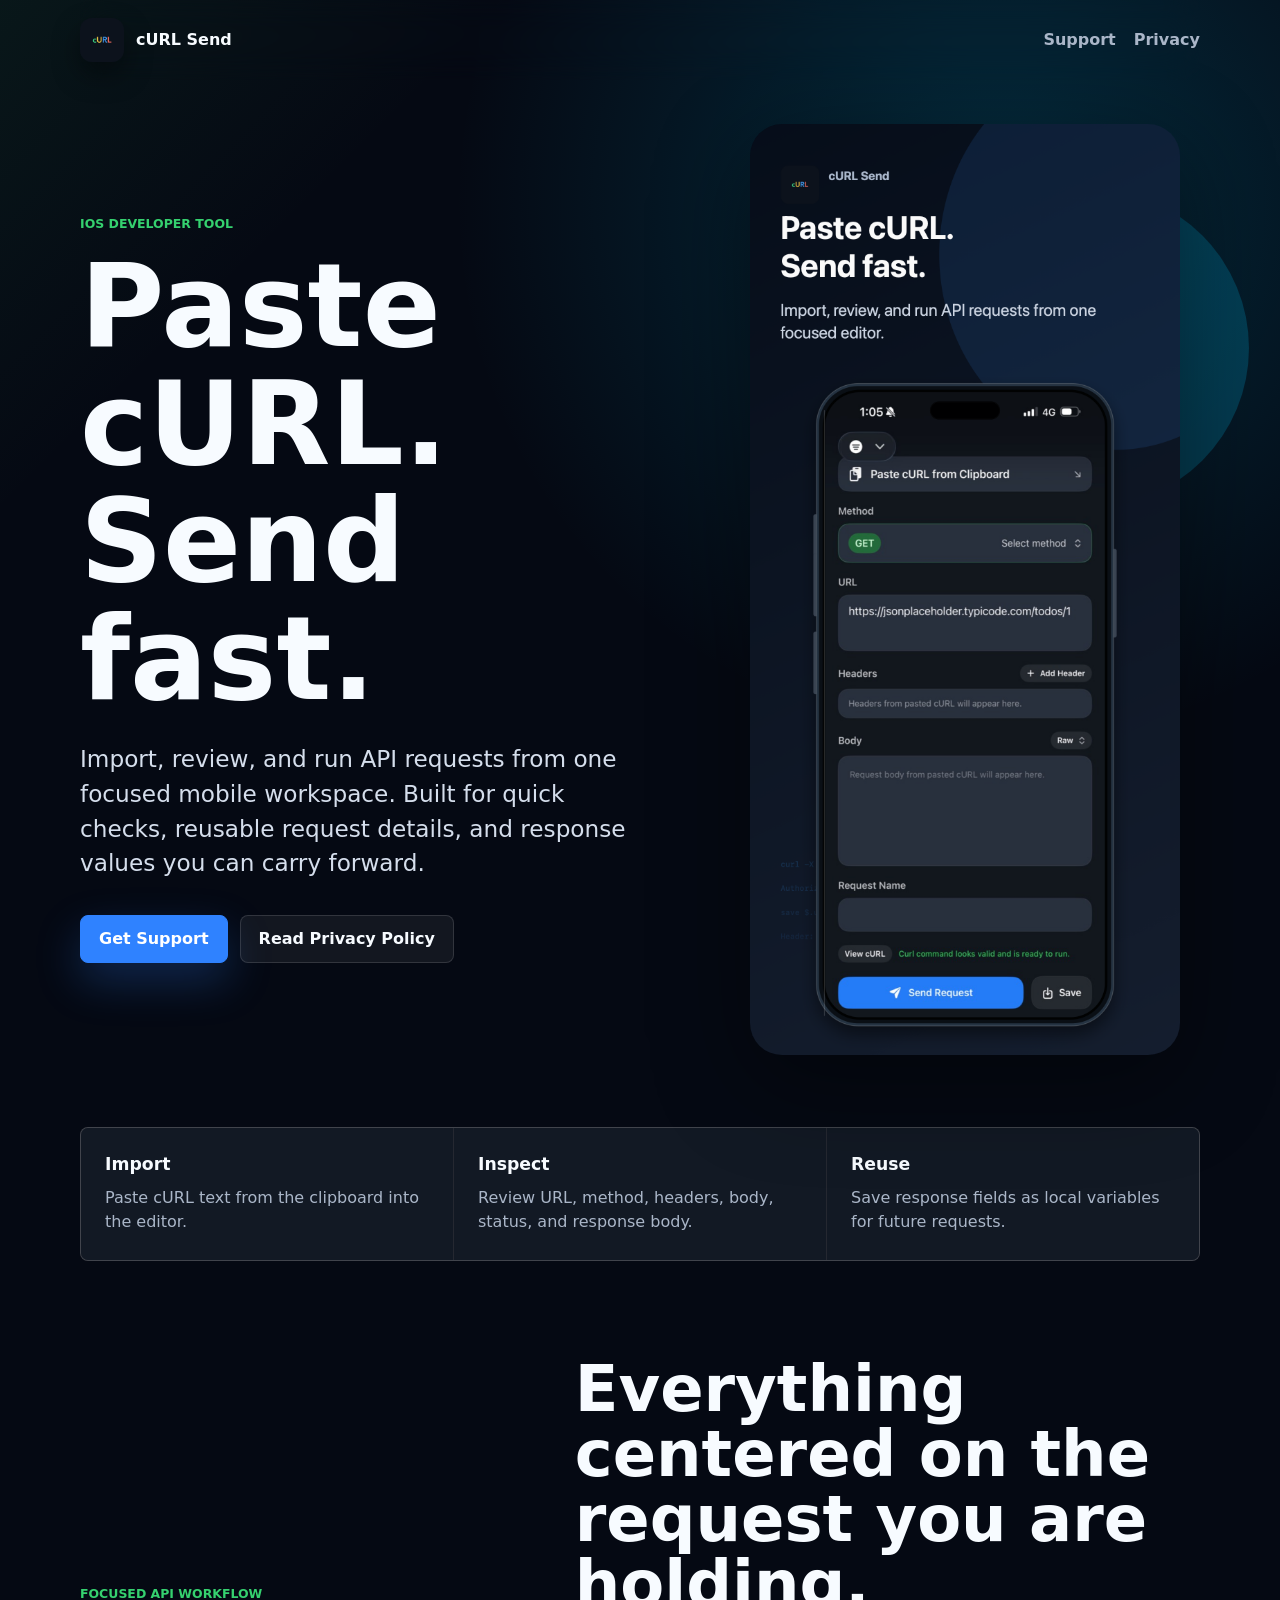
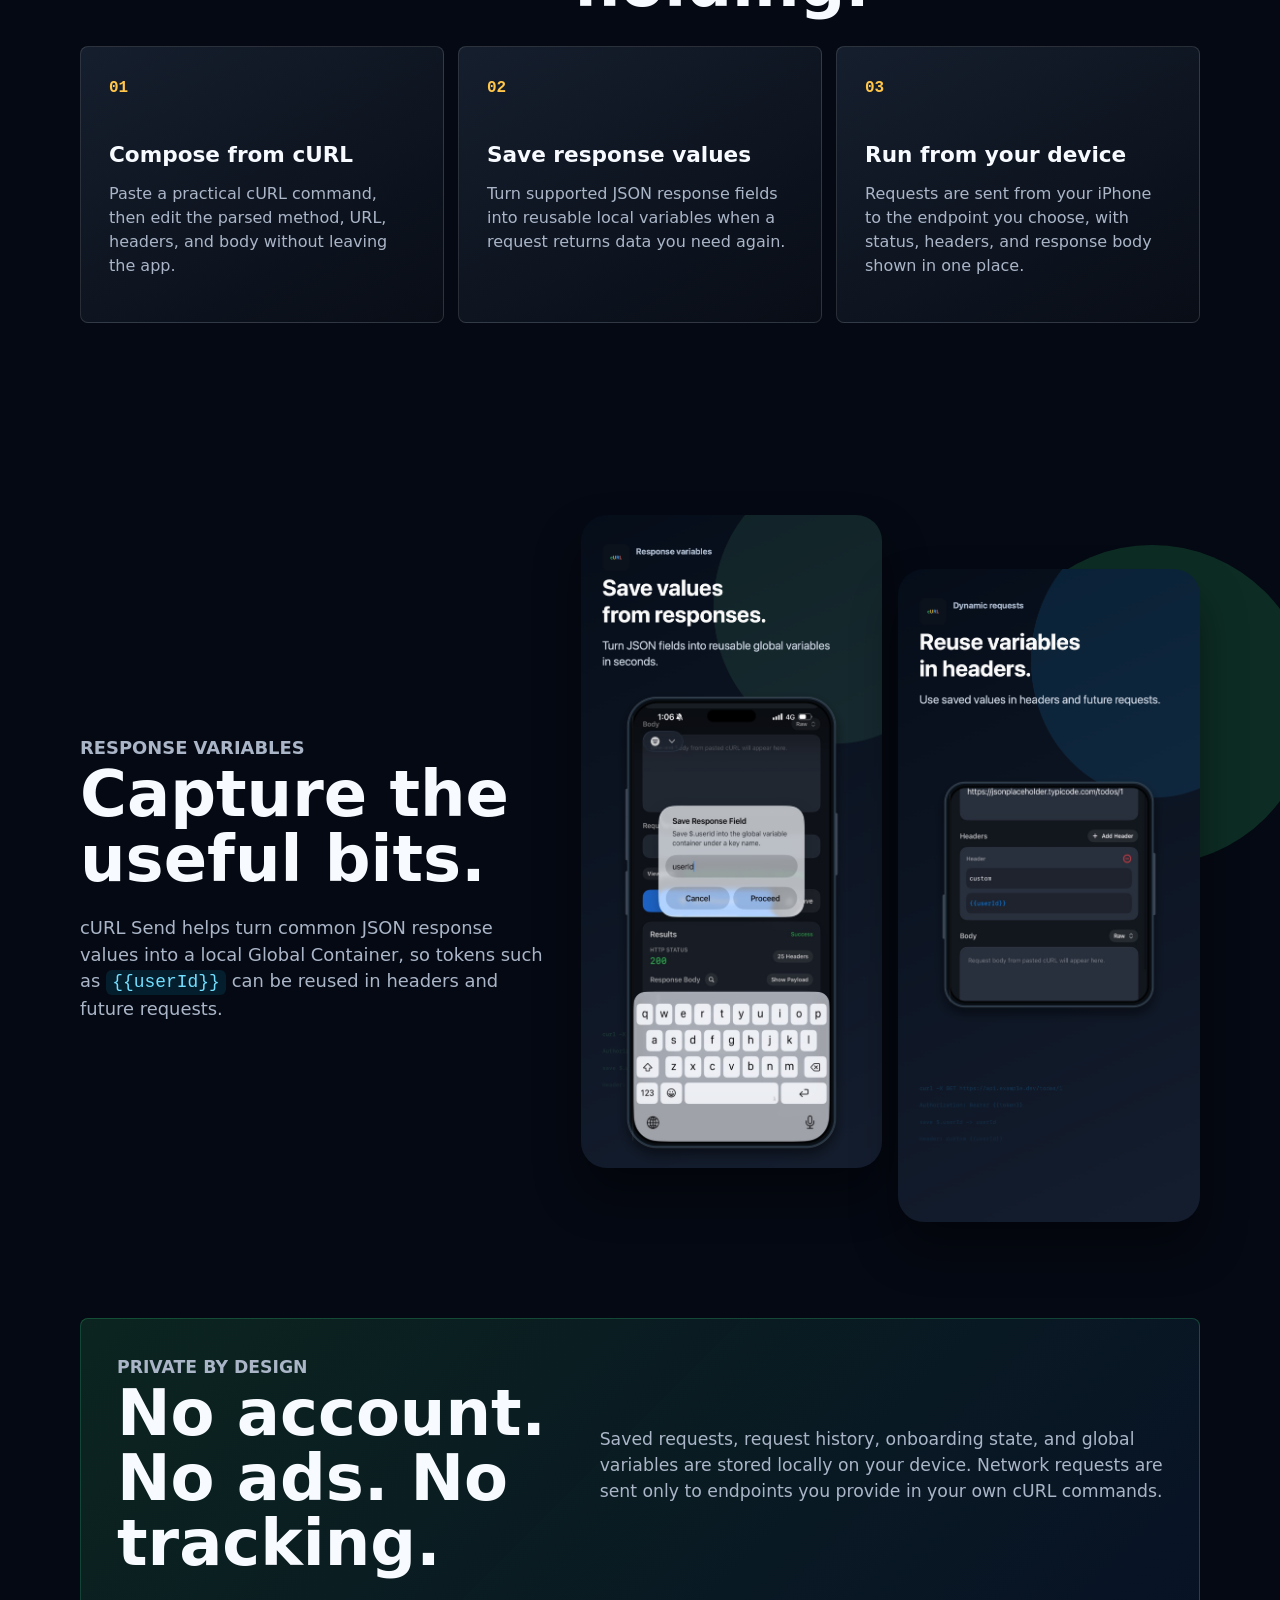
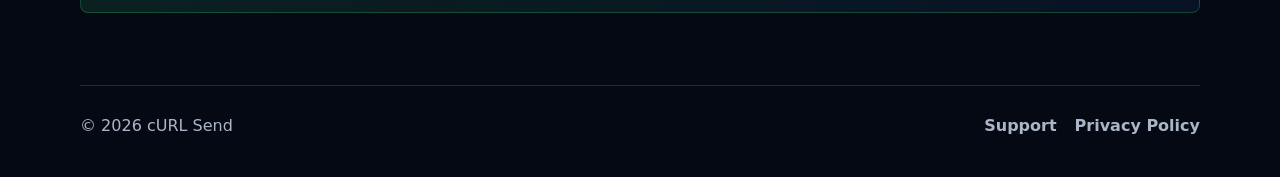
<file: index.html>
<!doctype html>
<html lang="en">
  <head>
    <meta charset="utf-8">
    <meta name="viewport" content="width=device-width, initial-scale=1">
    <meta name="description" content="cURL Send is an iOS API workspace for importing cURL commands, sending requests, inspecting responses, and reusing response values.">
    <title>cURL Send | Mobile API requests from cURL</title>
    <link rel="icon" href="assets/app-icon.png">
    <link rel="apple-touch-icon" href="assets/app-icon.png">
    <link rel="stylesheet" href="styles.css">
  </head>
  <body>
    <header class="site-header">
      <a class="brand" href="index.html" aria-label="cURL Send home">
        <img src="assets/app-icon.png" alt="" width="44" height="44">
        <span>cURL Send</span>
      </a>
      <nav class="nav-links" aria-label="Primary navigation">
        <a href="support.html">Support</a>
        <a href="privacy.html">Privacy</a>
      </nav>
    </header>

    <main>
      <section class="hero-section">
        <div class="hero-copy">
          <p class="eyebrow">iOS Developer Tool</p>
          <h1>Paste cURL. Send fast.</h1>
          <p class="hero-lede">Import, review, and run API requests from one focused mobile workspace. Built for quick checks, reusable request details, and response values you can carry forward.</p>
          <div class="hero-actions">
            <a class="button primary" href="support.html">Get Support</a>
            <a class="button secondary" href="privacy.html">Read Privacy Policy</a>
          </div>
        </div>
        <div class="hero-media" aria-label="cURL Send app screenshot">
          <img src="assets/paste-curl-send-fast.png" alt="cURL Send request editor showing a pasted request ready to send.">
        </div>
      </section>

      <section class="proof-strip" aria-label="Core capabilities">
        <div>
          <strong>Import</strong>
          <span>Paste cURL text from the clipboard into the editor.</span>
        </div>
        <div>
          <strong>Inspect</strong>
          <span>Review URL, method, headers, body, status, and response body.</span>
        </div>
        <div>
          <strong>Reuse</strong>
          <span>Save response fields as local variables for future requests.</span>
        </div>
      </section>

      <section class="feature-section">
        <div class="section-heading">
          <p class="eyebrow">Focused API Workflow</p>
          <h2>Everything centered on the request you are holding.</h2>
        </div>
        <div class="feature-grid">
          <article class="feature-card">
            <span class="feature-token">01</span>
            <h3>Compose from cURL</h3>
            <p>Paste a practical cURL command, then edit the parsed method, URL, headers, and body without leaving the app.</p>
          </article>
          <article class="feature-card">
            <span class="feature-token">02</span>
            <h3>Save response values</h3>
            <p>Turn supported JSON response fields into reusable local variables when a request returns data you need again.</p>
          </article>
          <article class="feature-card">
            <span class="feature-token">03</span>
            <h3>Run from your device</h3>
            <p>Requests are sent from your iPhone to the endpoint you choose, with status, headers, and response body shown in one place.</p>
          </article>
        </div>
      </section>

      <section class="showcase-section">
        <div class="showcase-copy">
          <p class="eyebrow">Response Variables</p>
          <h2>Capture the useful bits.</h2>
          <p>cURL Send helps turn common JSON response values into a local Global Container, so tokens such as <code>{{userId}}</code> can be reused in headers and future requests.</p>
        </div>
        <div class="screenshot-row">
          <img src="assets/save-response-fields.png" alt="cURL Send save response field dialog.">
          <img src="assets/reuse-variables.png" alt="cURL Send header editor using a saved userId variable.">
        </div>
      </section>

      <section class="privacy-band">
        <div>
          <p class="eyebrow">Private by Design</p>
          <h2>No account. No ads. No tracking.</h2>
        </div>
        <p>Saved requests, request history, onboarding state, and global variables are stored locally on your device. Network requests are sent only to endpoints you provide in your own cURL commands.</p>
      </section>
    </main>

    <footer class="site-footer">
      <span>&copy; 2026 cURL Send</span>
      <nav aria-label="Footer navigation">
        <a href="support.html">Support</a>
        <a href="privacy.html">Privacy Policy</a>
      </nav>
    </footer>
  </body>
</html>
</file>
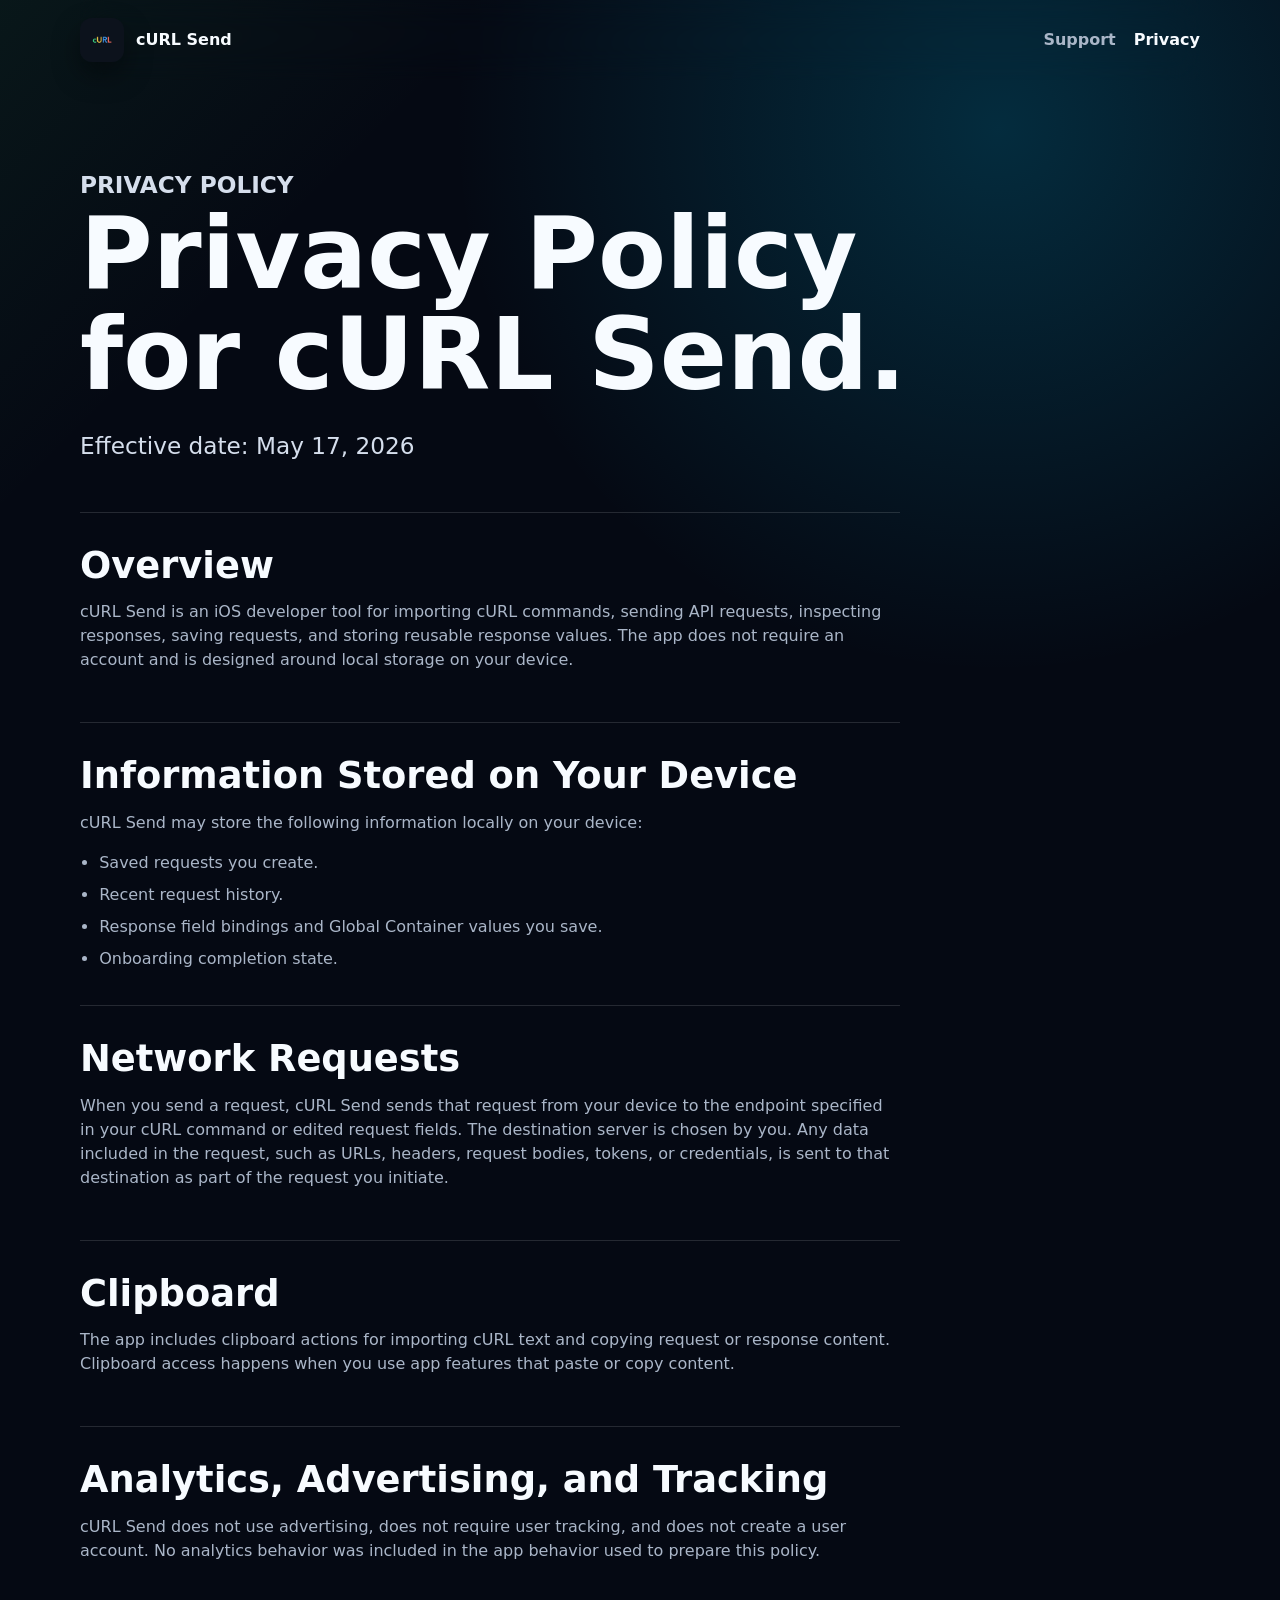
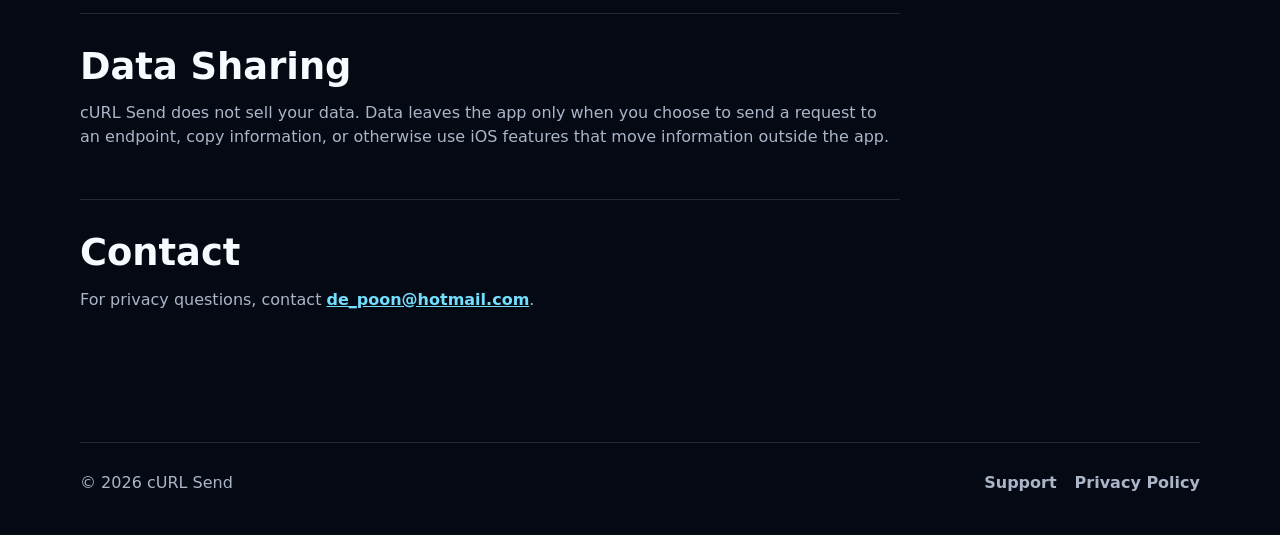
<file: privacy.html>
<!doctype html>
<html lang="en">
  <head>
    <meta charset="utf-8">
    <meta name="viewport" content="width=device-width, initial-scale=1">
    <meta name="description" content="Privacy policy for the cURL Send iOS app.">
    <title>Privacy Policy | cURL Send</title>
    <link rel="icon" href="assets/app-icon.png">
    <link rel="apple-touch-icon" href="assets/app-icon.png">
    <link rel="stylesheet" href="styles.css">
  </head>
  <body>
    <header class="site-header">
      <a class="brand" href="index.html" aria-label="cURL Send home">
        <img src="assets/app-icon.png" alt="" width="44" height="44">
        <span>cURL Send</span>
      </a>
      <nav class="nav-links" aria-label="Primary navigation">
        <a href="support.html">Support</a>
        <a aria-current="page" href="privacy.html">Privacy</a>
      </nav>
    </header>

    <main class="content-page">
      <section class="page-hero">
        <p class="eyebrow">Privacy Policy</p>
        <h1>Privacy Policy for cURL Send.</h1>
        <p>Effective date: May 17, 2026</p>
      </section>

      <section class="content-section">
        <h2>Overview</h2>
        <p>cURL Send is an iOS developer tool for importing cURL commands, sending API requests, inspecting responses, saving requests, and storing reusable response values. The app does not require an account and is designed around local storage on your device.</p>
      </section>

      <section class="content-section">
        <h2>Information Stored on Your Device</h2>
        <p>cURL Send may store the following information locally on your device:</p>
        <ul>
          <li>Saved requests you create.</li>
          <li>Recent request history.</li>
          <li>Response field bindings and Global Container values you save.</li>
          <li>Onboarding completion state.</li>
        </ul>
      </section>

      <section class="content-section">
        <h2>Network Requests</h2>
        <p>When you send a request, cURL Send sends that request from your device to the endpoint specified in your cURL command or edited request fields. The destination server is chosen by you. Any data included in the request, such as URLs, headers, request bodies, tokens, or credentials, is sent to that destination as part of the request you initiate.</p>
      </section>

      <section class="content-section">
        <h2>Clipboard</h2>
        <p>The app includes clipboard actions for importing cURL text and copying request or response content. Clipboard access happens when you use app features that paste or copy content.</p>
      </section>

      <section class="content-section">
        <h2>Analytics, Advertising, and Tracking</h2>
        <p>cURL Send does not use advertising, does not require user tracking, and does not create a user account. No analytics behavior was included in the app behavior used to prepare this policy.</p>
      </section>

      <section class="content-section">
        <h2>Data Sharing</h2>
        <p>cURL Send does not sell your data. Data leaves the app only when you choose to send a request to an endpoint, copy information, or otherwise use iOS features that move information outside the app.</p>
      </section>

      <section class="content-section">
        <h2>Contact</h2>
        <p>For privacy questions, contact <a class="text-link" href="mailto:de_poon@hotmail.com">de_poon@hotmail.com</a>.</p>
      </section>
    </main>

    <footer class="site-footer">
      <span>&copy; 2026 cURL Send</span>
      <nav aria-label="Footer navigation">
        <a href="support.html">Support</a>
        <a href="privacy.html">Privacy Policy</a>
      </nav>
    </footer>
  </body>
</html>
</file>
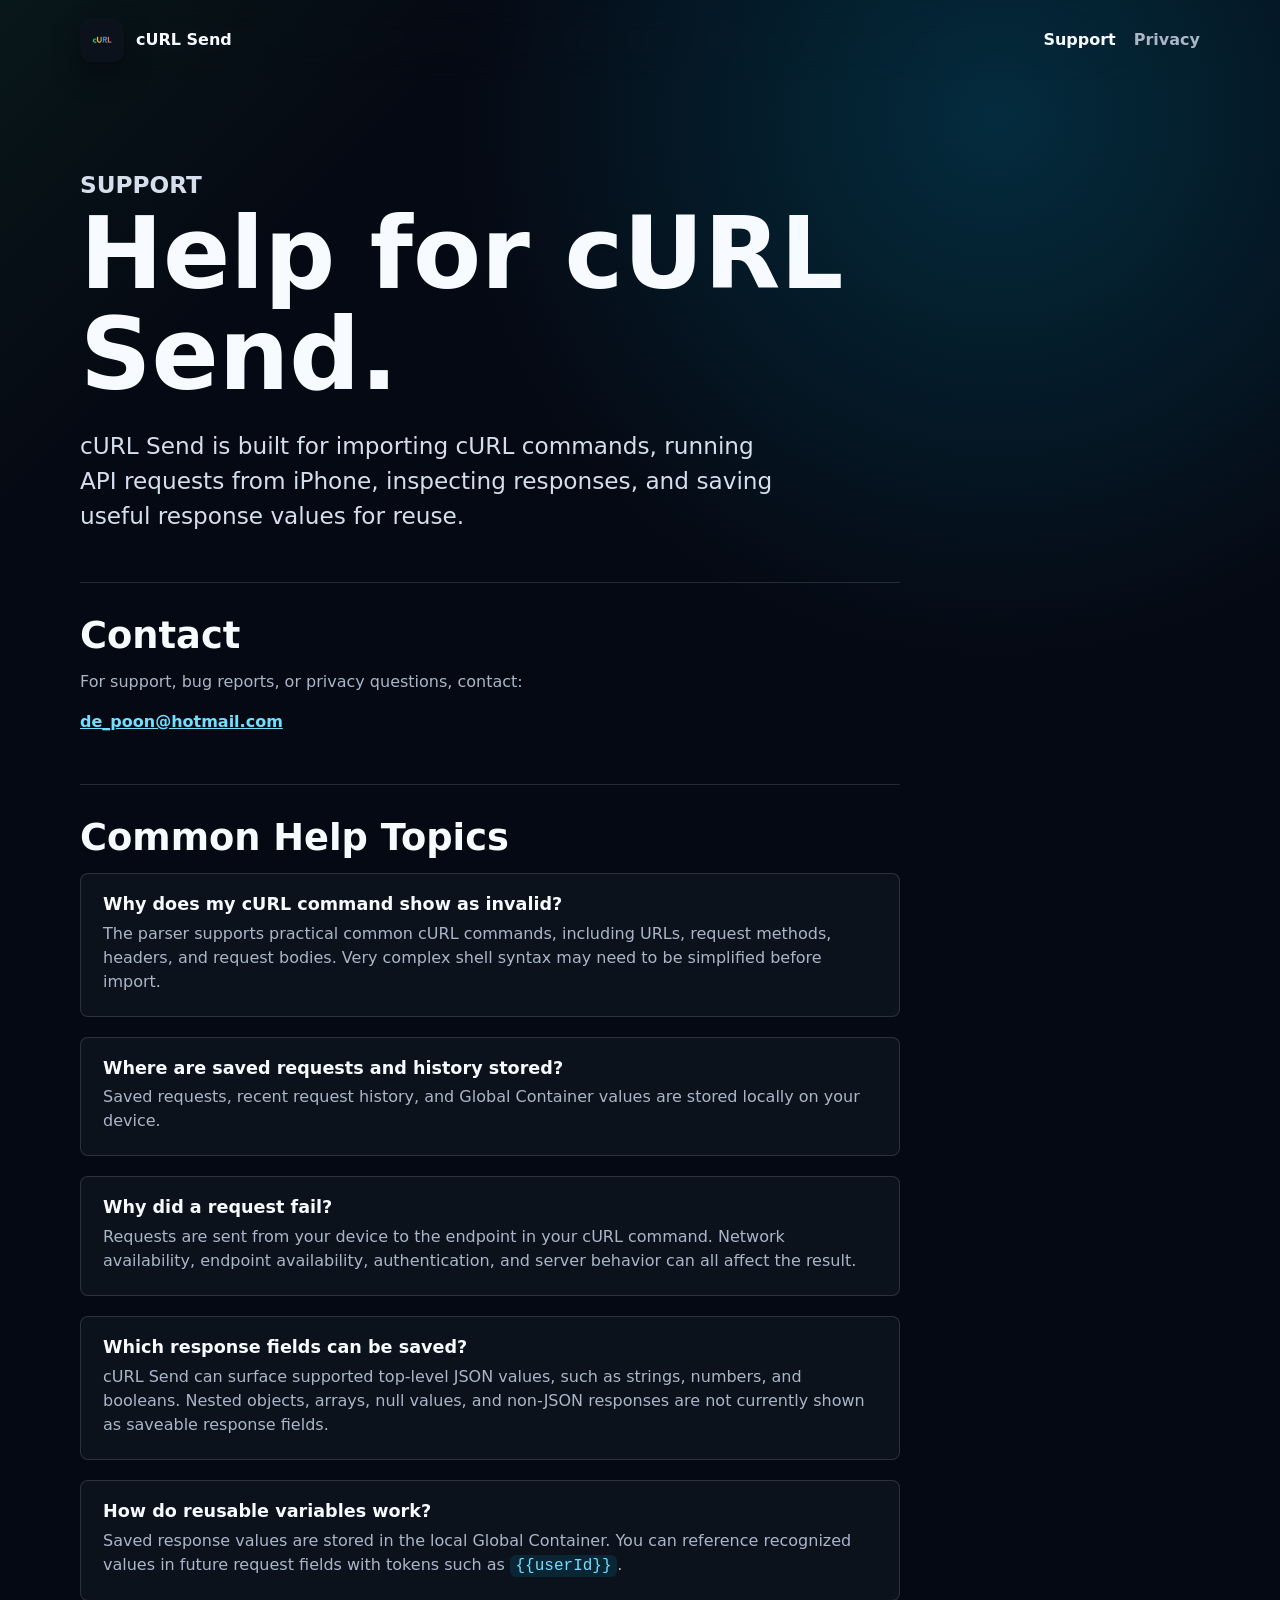
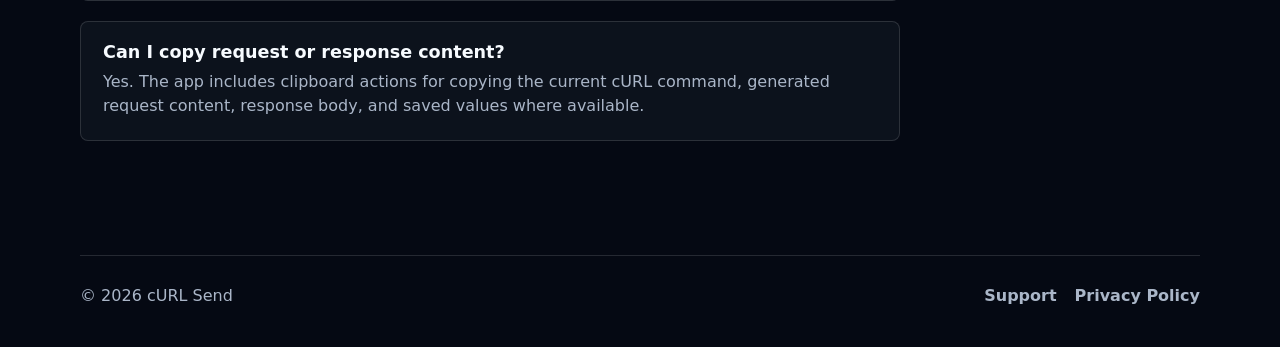
<file: support.html>
<!doctype html>
<html lang="en">
  <head>
    <meta charset="utf-8">
    <meta name="viewport" content="width=device-width, initial-scale=1">
    <meta name="description" content="Support information for the cURL Send iOS app.">
    <title>Support | cURL Send</title>
    <link rel="icon" href="assets/app-icon.png">
    <link rel="apple-touch-icon" href="assets/app-icon.png">
    <link rel="stylesheet" href="styles.css">
  </head>
  <body>
    <header class="site-header">
      <a class="brand" href="index.html" aria-label="cURL Send home">
        <img src="assets/app-icon.png" alt="" width="44" height="44">
        <span>cURL Send</span>
      </a>
      <nav class="nav-links" aria-label="Primary navigation">
        <a aria-current="page" href="support.html">Support</a>
        <a href="privacy.html">Privacy</a>
      </nav>
    </header>

    <main class="content-page">
      <section class="page-hero">
        <p class="eyebrow">Support</p>
        <h1>Help for cURL Send.</h1>
        <p>cURL Send is built for importing cURL commands, running API requests from iPhone, inspecting responses, and saving useful response values for reuse.</p>
      </section>

      <section class="content-section">
        <h2>Contact</h2>
        <p>For support, bug reports, or privacy questions, contact:</p>
        <p><a class="text-link" href="mailto:de_poon@hotmail.com">de_poon@hotmail.com</a></p>
      </section>

      <section class="content-section">
        <h2>Common Help Topics</h2>
        <div class="faq-list">
          <article>
            <h3>Why does my cURL command show as invalid?</h3>
            <p>The parser supports practical common cURL commands, including URLs, request methods, headers, and request bodies. Very complex shell syntax may need to be simplified before import.</p>
          </article>
          <article>
            <h3>Where are saved requests and history stored?</h3>
            <p>Saved requests, recent request history, and Global Container values are stored locally on your device.</p>
          </article>
          <article>
            <h3>Why did a request fail?</h3>
            <p>Requests are sent from your device to the endpoint in your cURL command. Network availability, endpoint availability, authentication, and server behavior can all affect the result.</p>
          </article>
          <article>
            <h3>Which response fields can be saved?</h3>
            <p>cURL Send can surface supported top-level JSON values, such as strings, numbers, and booleans. Nested objects, arrays, null values, and non-JSON responses are not currently shown as saveable response fields.</p>
          </article>
          <article>
            <h3>How do reusable variables work?</h3>
            <p>Saved response values are stored in the local Global Container. You can reference recognized values in future request fields with tokens such as <code>{{userId}}</code>.</p>
          </article>
          <article>
            <h3>Can I copy request or response content?</h3>
            <p>Yes. The app includes clipboard actions for copying the current cURL command, generated request content, response body, and saved values where available.</p>
          </article>
        </div>
      </section>
    </main>

    <footer class="site-footer">
      <span>&copy; 2026 cURL Send</span>
      <nav aria-label="Footer navigation">
        <a href="support.html">Support</a>
        <a href="privacy.html">Privacy Policy</a>
      </nav>
    </footer>
  </body>
</html>
</file>
<file: styles.css>
:root {
  color-scheme: dark;
  --bg: #050913;
  --panel: #101722;
  --panel-2: #172130;
  --text: #f7fbff;
  --muted: #aab6c8;
  --soft: #d5deec;
  --line: rgba(255, 255, 255, 0.13);
  --blue: #2f82ff;
  --cyan: #00a8d6;
  --green: #35d16f;
  --amber: #ffc64a;
  --rose: #ff5d73;
  --shadow: rgba(0, 0, 0, 0.42);
}

* {
  box-sizing: border-box;
}

html {
  max-width: 100%;
  overflow-x: hidden;
  scroll-behavior: smooth;
}

body {
  margin: 0;
  min-height: 100vh;
  max-width: 100%;
  overflow-x: hidden;
  background:
    radial-gradient(circle at 78% 6%, rgba(0, 168, 214, 0.22), transparent 34rem),
    linear-gradient(135deg, rgba(53, 209, 111, 0.07), transparent 23rem),
    var(--bg);
  color: var(--text);
  font-family: Inter, ui-sans-serif, system-ui, -apple-system, BlinkMacSystemFont, "Segoe UI", sans-serif;
  line-height: 1.5;
}

img {
  display: block;
  max-width: 100%;
}

a {
  color: inherit;
}

.site-header {
  position: sticky;
  top: 0;
  z-index: 10;
  display: flex;
  align-items: center;
  justify-content: space-between;
  gap: 1rem;
  width: min(1120px, calc(100% - 32px));
  margin: 0 auto;
  padding: 18px 0;
  backdrop-filter: blur(16px);
}

.brand {
  display: inline-flex;
  align-items: center;
  gap: 12px;
  color: var(--text);
  font-weight: 800;
  text-decoration: none;
}

.brand img {
  border-radius: 12px;
  box-shadow: 0 12px 28px var(--shadow);
}

.nav-links,
.site-footer nav {
  display: flex;
  align-items: center;
  gap: 18px;
}

.nav-links a,
.site-footer a {
  color: var(--muted);
  font-weight: 700;
  text-decoration: none;
}

.nav-links a:hover,
.nav-links a[aria-current="page"],
.site-footer a:hover {
  color: var(--text);
}

.hero-section {
  display: grid;
  grid-template-columns: minmax(0, 1fr) minmax(320px, 470px);
  align-items: center;
  gap: clamp(32px, 7vw, 84px);
  width: min(1120px, calc(100% - 32px));
  min-height: calc(100vh - 84px);
  margin: 0 auto;
  padding: 44px 0 72px;
}

.hero-copy {
  max-width: 680px;
}

.eyebrow {
  margin: 0 0 14px;
  color: var(--green);
  font-size: 0.78rem;
  font-weight: 900;
  letter-spacing: 0;
  text-transform: uppercase;
}

h1,
h2,
h3,
p {
  overflow-wrap: anywhere;
}

h1,
h2,
h3 {
  margin: 0;
  line-height: 1.02;
}

h1 {
  max-width: 11ch;
  font-size: clamp(4rem, 9vw, 7.2rem);
  letter-spacing: 0;
}

.hero-lede,
.page-hero p {
  max-width: 700px;
  margin: 24px 0 0;
  color: var(--soft);
  font-size: clamp(1.1rem, 2vw, 1.45rem);
}

.hero-actions {
  display: flex;
  flex-wrap: wrap;
  gap: 12px;
  margin-top: 34px;
}

.button {
  display: inline-flex;
  align-items: center;
  justify-content: center;
  min-height: 48px;
  padding: 0 18px;
  border: 1px solid var(--line);
  border-radius: 8px;
  font-weight: 850;
  text-decoration: none;
}

.button.primary {
  background: var(--blue);
  border-color: var(--blue);
  color: white;
  box-shadow: 0 18px 44px rgba(47, 130, 255, 0.25);
}

.button.secondary {
  background: rgba(255, 255, 255, 0.06);
  color: var(--text);
}

.hero-media {
  position: relative;
  justify-self: center;
  width: min(100%, 430px);
}

.hero-media::before,
.showcase-section::before {
  content: "";
  position: absolute;
  border-radius: 999px;
  background: color-mix(in srgb, var(--cyan), transparent 76%);
  pointer-events: none;
}

.hero-media::before {
  inset: 7% -16% auto auto;
  width: 74%;
  aspect-ratio: 1;
}

.hero-media img {
  position: relative;
  width: 100%;
  border-radius: 32px;
  filter: drop-shadow(0 28px 48px rgba(0, 0, 0, 0.42));
}

.proof-strip {
  display: grid;
  grid-template-columns: repeat(3, 1fr);
  gap: 1px;
  width: min(1120px, calc(100% - 32px));
  margin: 0 auto;
  border: 1px solid var(--line);
  border-radius: 8px;
  overflow: hidden;
  background: var(--line);
}

.proof-strip div {
  min-height: 132px;
  padding: 24px;
  background: rgba(16, 23, 34, 0.86);
}

.proof-strip strong,
.proof-strip span {
  display: block;
}

.proof-strip strong {
  margin-bottom: 8px;
  color: var(--text);
  font-size: 1.08rem;
}

.proof-strip span {
  color: var(--muted);
}

.feature-section,
.showcase-section,
.privacy-band,
.content-page {
  width: min(1120px, calc(100% - 32px));
  margin: 0 auto;
}

.feature-section,
.showcase-section {
  padding: 96px 0;
}

.section-heading {
  display: grid;
  grid-template-columns: minmax(0, 0.74fr) minmax(0, 1fr);
  gap: 32px;
  align-items: end;
  margin-bottom: 28px;
}

h2 {
  font-size: clamp(2.1rem, 5vw, 4.3rem);
}

.feature-grid {
  display: grid;
  grid-template-columns: repeat(3, 1fr);
  gap: 14px;
}

.feature-card {
  min-height: 250px;
  padding: 28px;
  border: 1px solid var(--line);
  border-radius: 8px;
  background: linear-gradient(150deg, rgba(23, 33, 48, 0.92), rgba(9, 14, 23, 0.92));
}

.feature-token {
  display: inline-block;
  margin-bottom: 44px;
  color: var(--amber);
  font-family: ui-monospace, SFMono-Regular, Menlo, Monaco, Consolas, monospace;
  font-weight: 800;
}

.feature-card h3 {
  margin-bottom: 12px;
  font-size: 1.35rem;
}

.feature-card p,
.showcase-copy p,
.content-section p,
.content-section li,
.faq-list p,
.privacy-band p {
  color: var(--muted);
}

.showcase-section {
  position: relative;
  display: grid;
  grid-template-columns: minmax(0, 0.75fr) minmax(0, 1fr);
  gap: 36px;
  align-items: center;
}

.showcase-section::before {
  right: -10%;
  top: 14%;
  width: 320px;
  aspect-ratio: 1;
  background: color-mix(in srgb, var(--green), transparent 82%);
}

.showcase-copy {
  position: relative;
}

.showcase-copy p {
  margin: 22px 0 0;
  font-size: 1.12rem;
}

code {
  padding: 0.12em 0.35em;
  border-radius: 6px;
  background: rgba(0, 168, 214, 0.13);
  color: #73dfff;
  font-family: ui-monospace, SFMono-Regular, Menlo, Monaco, Consolas, monospace;
}

.screenshot-row {
  position: relative;
  display: grid;
  grid-template-columns: repeat(2, minmax(0, 1fr));
  gap: 16px;
}

.screenshot-row img {
  border-radius: 26px;
  box-shadow: 0 26px 46px rgba(0, 0, 0, 0.42);
}

.screenshot-row img:nth-child(2) {
  margin-top: 54px;
}

.privacy-band {
  display: grid;
  grid-template-columns: minmax(0, 0.8fr) minmax(0, 1fr);
  gap: 32px;
  align-items: center;
  margin-bottom: 72px;
  padding: 36px;
  border: 1px solid rgba(53, 209, 111, 0.26);
  border-radius: 8px;
  background: linear-gradient(135deg, rgba(53, 209, 111, 0.14), rgba(47, 130, 255, 0.08));
}

.privacy-band p {
  margin: 0;
  font-size: 1.08rem;
}

.content-page {
  padding: 64px 0 80px;
}

.page-hero {
  max-width: 830px;
  margin-bottom: 48px;
}

.page-hero h1 {
  max-width: 12ch;
  font-size: clamp(3.2rem, 8vw, 6.2rem);
}

.content-section {
  max-width: 820px;
  padding: 34px 0;
  border-top: 1px solid var(--line);
}

.content-section h2 {
  margin-bottom: 16px;
  font-size: clamp(1.55rem, 3vw, 2.3rem);
}

.content-section ul {
  margin: 14px 0 0;
  padding-left: 1.2rem;
}

.content-section li + li {
  margin-top: 8px;
}

.text-link {
  color: #73dfff;
  font-weight: 800;
}

.note {
  font-size: 0.94rem;
}

.faq-list {
  display: grid;
  gap: 20px;
}

.faq-list article {
  padding: 22px;
  border: 1px solid var(--line);
  border-radius: 8px;
  background: rgba(16, 23, 34, 0.7);
}

.faq-list h3 {
  margin-bottom: 8px;
  font-size: 1.1rem;
}

.faq-list p {
  margin: 0;
}

.site-footer {
  display: flex;
  align-items: center;
  justify-content: space-between;
  gap: 18px;
  width: min(1120px, calc(100% - 32px));
  margin: 0 auto;
  padding: 28px 0 40px;
  border-top: 1px solid var(--line);
  color: var(--muted);
}

@media (max-width: 860px) {
  .hero-section,
  .showcase-section,
  .privacy-band,
  .section-heading {
    grid-template-columns: 1fr;
  }

  .hero-section {
    min-height: auto;
    padding-top: 34px;
  }

  .hero-media {
    width: min(100%, 360px);
  }

  .proof-strip,
  .feature-grid {
    grid-template-columns: 1fr;
  }

  .showcase-section {
    padding: 72px 0;
  }
}

@media (max-width: 560px) {
  .site-header,
  .site-footer {
    align-items: flex-start;
    flex-direction: column;
  }

  .nav-links,
  .site-footer nav {
    width: 100%;
    justify-content: space-between;
  }

  h1 {
    font-size: clamp(3.25rem, 17vw, 4.5rem);
  }

  .hero-actions {
    flex-direction: column;
  }

  .button {
    width: 100%;
  }

  .screenshot-row {
    grid-template-columns: 1fr;
  }

  .screenshot-row img:nth-child(2) {
    margin-top: 0;
  }

  .hero-media::before,
  .showcase-section::before {
    display: none;
  }

  .privacy-band {
    padding: 24px;
  }
}
</file>
